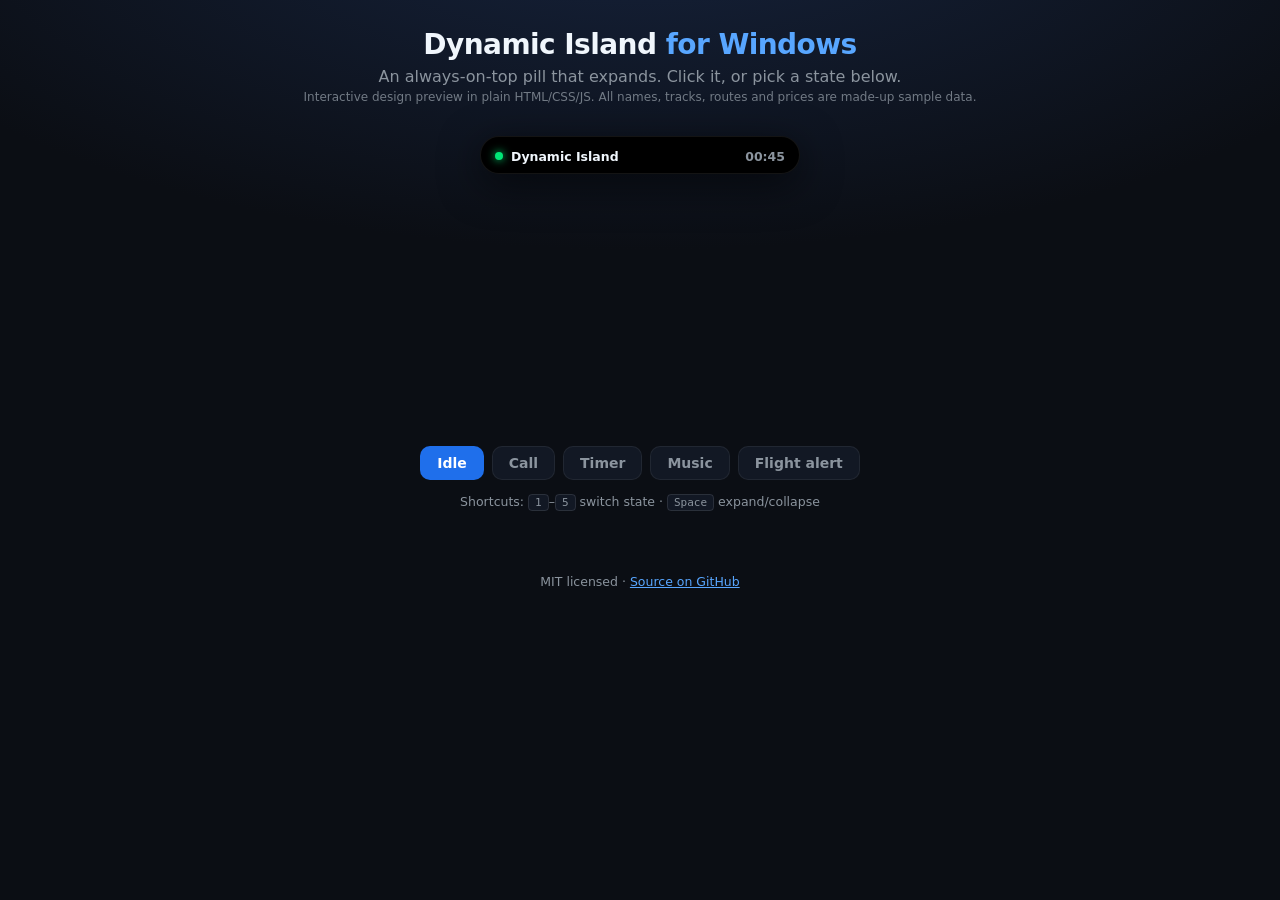
<file: docs/index.html>
<!doctype html>
<html lang="en">
<head>
  <meta charset="utf-8">
  <meta name="viewport" content="width=device-width, initial-scale=1">
  <title>Dynamic Island for Windows – interactive demo</title>
  <meta name="description" content="Click through the states of a floating Dynamic Island pill for the Windows desktop: call, timer, music and a price alert. Interactive design preview.">
  <meta property="og:title" content="Dynamic Island for Windows">
  <meta property="og:description" content="A floating, expandable pill for your Windows desktop. Click through the states.">
  <meta property="og:image" content="assets/social-preview.png">
  <meta name="twitter:card" content="summary_large_image">
  <link rel="stylesheet" href="style.css">
</head>
<body>
  <header class="top">
    <h1>Dynamic Island <span>for Windows</span></h1>
    <p>An always-on-top pill that expands. Click it, or pick a state below.</p>
    <p class="note">Interactive design preview in plain HTML/CSS/JS. All names, tracks, routes and prices are made-up sample data.</p>
  </header>

  <main>
    <div class="stage" id="stage">
      <div class="island" id="island" data-state="idle" aria-live="polite">
        <!-- collapsed row: one variant per state -->
        <div class="row" id="row" role="button" tabindex="0" aria-expanded="false" aria-label="Toggle island">
          <div class="c c-idle">
            <span class="dot"></span><span class="label">Dynamic Island</span><span class="spacer"></span><span class="clock" data-clock></span>
          </div>
          <div class="c c-call">
            <span class="avatar sm">AS</span>
            <span class="two"><b>Alex Sample</b><small data-call-sub>Incoming call</small></span>
            <span class="spacer"></span>
            <button class="round red xs" data-act="call-end" aria-label="Decline"><svg viewBox="0 0 24 24"><path d="M3 15c5-5 13-5 18 0l-2.5 2.5-3-1.5v-2.5a11 11 0 0 0-7 0V16l-3 1.5z"/></svg></button>
            <button class="round green xs" data-act="call-accept" aria-label="Accept" data-call-accept><svg viewBox="0 0 24 24"><path d="M6.6 10.8a15 15 0 0 0 6.6 6.6l2.2-2.2a1 1 0 0 1 1-.25 11 11 0 0 0 3.6.6 1 1 0 0 1 1 1V20a1 1 0 0 1-1 1A17 17 0 0 1 3 4a1 1 0 0 1 1-1h3.5a1 1 0 0 1 1 1c0 1.25.2 2.45.6 3.6a1 1 0 0 1-.25 1z"/></svg></button>
          </div>
          <div class="c c-timer">
            <svg class="mini-ring" viewBox="0 0 24 24"><circle cx="12" cy="12" r="9" class="bg"/><circle cx="12" cy="12" r="9" class="fg" data-mini-ring/></svg>
            <span class="label">Focus <b data-timer-text>25:00</b></span>
          </div>
          <div class="c c-music">
            <span class="eq" data-eq><i></i><i></i><i></i><i></i></span>
            <span class="label" data-music-line>Sample Track — Sample Artist</span>
          </div>
          <div class="c c-flight">
            <svg class="plane" viewBox="0 0 24 24"><path d="M21 16v-2l-8-5V3.5a1.5 1.5 0 0 0-3 0V9l-8 5v2l8-2.5V19l-2 1.5V22l3.5-1 3.5 1v-1.5L13 19v-5.5z"/></svg>
            <span class="label" data-flight-line>AAA → BBB · $189</span>
            <span class="spacer"></span><span class="badge down" data-flight-drop>-21%</span>
          </div>
        </div>

        <!-- expanded panels -->
        <div class="panels">
          <section class="p p-idle">
            <div class="big-time" data-clock-big></div>
            <div class="muted" data-date></div>
            <div class="chips"><span class="chip">Clock</span><span class="chip">Weather</span><span class="chip">Battery</span></div>
          </section>

          <section class="p p-call">
            <div class="avatar lg">AS</div>
            <div class="grow">
              <h2>Alex Sample</h2>
              <div class="muted" data-call-status>Incoming call…</div>
              <div class="wave" data-wave><i></i><i></i><i></i><i></i><i></i><i></i><i></i><i></i><i></i><i></i><i></i><i></i></div>
              <div class="btns">
                <button class="btn" data-act="mute" data-mute>Mute</button>
                <button class="btn red" data-act="call-end">End</button>
                <button class="btn green" data-act="call-accept" data-call-accept2>Accept</button>
              </div>
            </div>
          </section>

          <section class="p p-timer">
            <div class="ring-wrap">
              <svg viewBox="0 0 120 120" class="ring"><circle cx="60" cy="60" r="52" class="bg"/><circle cx="60" cy="60" r="52" class="fg" data-ring/></svg>
              <div class="ring-text"><b data-timer-big>25:00</b><small data-timer-phase>Focus</small></div>
            </div>
            <div class="grow">
              <h2>Pomodoro</h2>
              <div class="muted">25 min focus · 5 min break</div>
              <div class="btns">
                <button class="btn primary" data-act="timer-toggle" data-timer-toggle>Pause</button>
                <button class="btn" data-act="timer-reset">Reset</button>
              </div>
            </div>
          </section>

          <section class="p p-music">
            <div class="art"><svg viewBox="0 0 24 24"><path d="M9 18V6l10-2v12"/><circle cx="7" cy="18" r="2.5"/><circle cx="17" cy="16" r="2.5"/></svg></div>
            <div class="grow">
              <h2 data-track-title>Sample Track</h2>
              <div class="muted" data-track-artist>Sample Artist</div>
              <div class="progress"><div data-progress></div></div>
              <div class="times muted"><span data-pos>0:00</span><span data-dur>3:20</span></div>
              <div class="btns center">
                <button class="btn icon" data-act="prev" aria-label="Previous"><svg viewBox="0 0 24 24"><path d="M6 6h2v12H6zM9.5 12 18 6v12z"/></svg></button>
                <button class="btn icon primary" data-act="play" data-play aria-label="Play or pause"><svg viewBox="0 0 24 24"><path d="M6 5h4v14H6zM14 5h4v14h-4z"/></svg></button>
                <button class="btn icon" data-act="next" aria-label="Next"><svg viewBox="0 0 24 24"><path d="M16 6h2v12h-2zM6 6l8.5 6L6 18z"/></svg></button>
              </div>
            </div>
          </section>

          <section class="p p-flight">
            <div class="grow">
              <div class="tag">Price alert · sample data</div>
              <h2 data-flight-route>AAA → BBB</h2>
              <div class="muted" data-flight-when>12 Mar – 19 Mar · round trip</div>
              <div class="price"><b data-flight-price>$189</b><s data-flight-was>$240</s><span class="badge down" data-flight-drop2>-21%</span></div>
              <svg class="spark" viewBox="0 0 200 40" preserveAspectRatio="none"><polyline data-spark fill="none"/></svg>
              <div class="btns">
                <button class="btn primary" data-act="flight-next">Next alert</button>
                <button class="btn" data-act="flight-dismiss">Dismiss</button>
              </div>
            </div>
          </section>
        </div>
      </div>
    </div>

    <nav class="states" aria-label="Demo states">
      <button data-state="idle" class="active">Idle</button>
      <button data-state="call">Call</button>
      <button data-state="timer">Timer</button>
      <button data-state="music">Music</button>
      <button data-state="flight">Flight alert</button>
    </nav>
    <p class="hint">Shortcuts: <kbd>1</kbd>–<kbd>5</kbd> switch state · <kbd>Space</kbd> expand/collapse</p>
  </main>

  <footer>
    <p>MIT licensed · <a href="https://github.com/RanuK12/dynamic-island-win">Source on GitHub</a></p>
  </footer>
  <script src="app.js"></script>
</body>
</html>
</file>
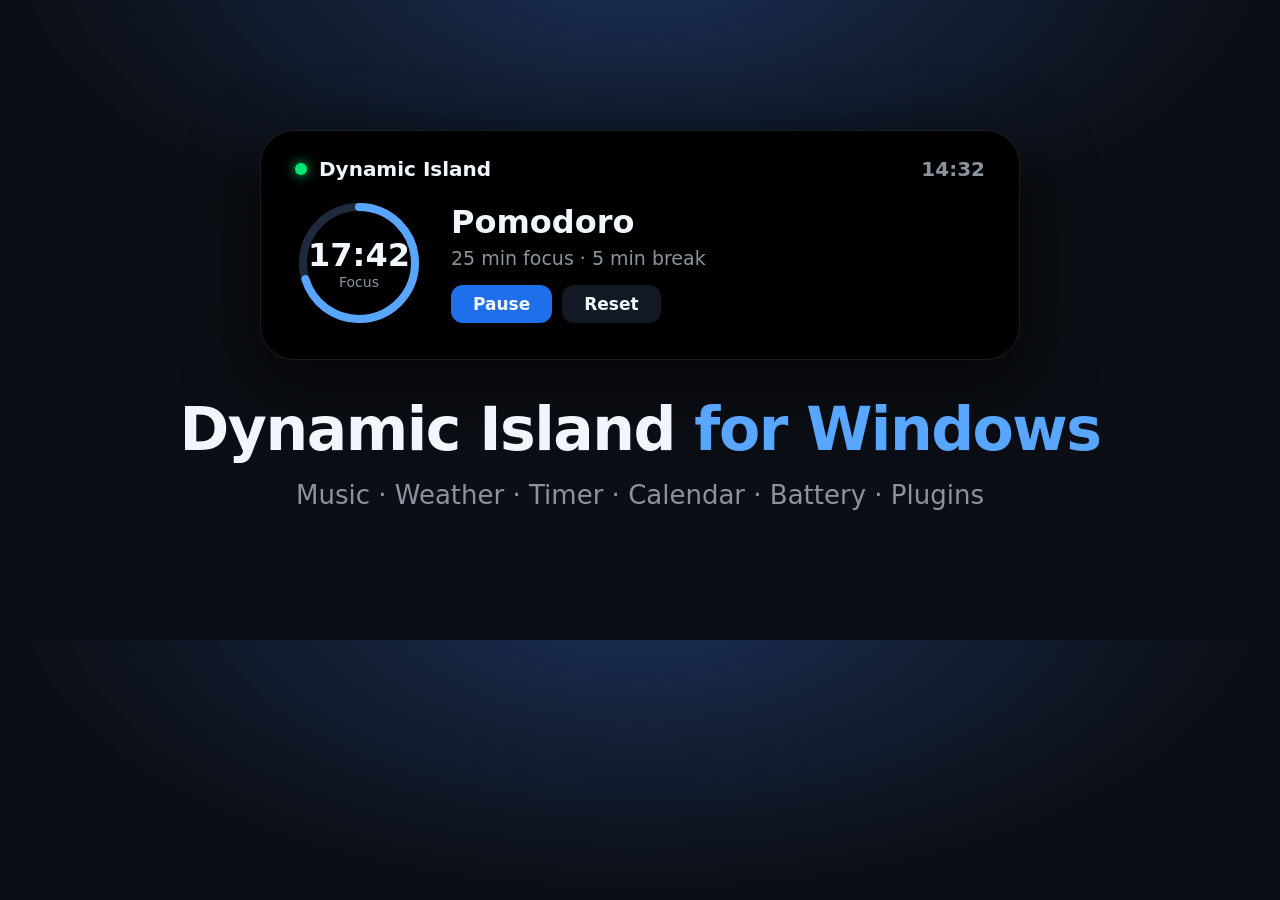
<file: scripts/social_preview.html>
<!doctype html><meta charset="utf-8">
<style>
*{box-sizing:border-box}body{margin:0;width:1280px;height:640px;background:radial-gradient(900px 420px at 50% -40px,#1b2f55 0%,#0b0e14 70%);font-family:"Segoe UI","Selawik","Noto Sans",system-ui,sans-serif;color:#f0f6fc;display:flex;flex-direction:column;align-items:center;justify-content:center;gap:34px;overflow:hidden}
.pill{background:#000;border:1px solid #ffffff1c;box-shadow:0 20px 70px #000a;border-radius:34px;width:760px;height:230px;padding:26px 34px;display:flex;flex-direction:column;gap:14px}
.row{display:flex;align-items:center;gap:12px;font-size:20px;font-weight:600}.dot{width:12px;height:12px;border-radius:50%;background:#00e676;box-shadow:0 0 12px #00e676}.sp{flex:1}.m{color:#8b949e}
.main{display:flex;gap:28px;align-items:center;margin-top:4px}
.ring{width:128px;height:128px;position:relative;flex:none}.ring svg{transform:rotate(-90deg)}.ring circle{fill:none;stroke-width:8}
.ring b{position:absolute;inset:0;display:grid;place-content:center;text-align:center;font-size:32px}.ring small{display:block;color:#8b949e;font-size:14px;font-weight:400}
.t h2{margin:0;font-size:32px}.t p{margin:6px 0 0;color:#8b949e;font-size:19px}
.btn{display:inline-block;margin-top:16px;margin-right:10px;padding:9px 22px;border-radius:12px;background:#121824;font-weight:600;font-size:17px}.btn.p{background:#1f6feb}
h1{margin:0;font-size:60px;letter-spacing:-.025em}h1 span{color:#58a6ff}
.tag{color:#8b949e;font-size:26px;margin-top:-18px}
</style>
<div class="pill">
 <div class="row"><span class="dot"></span>Dynamic Island<span class="sp"></span><span class="m">14:32</span></div>
 <div class="main">
  <div class="ring"><svg viewBox="0 0 128 128" width="128" height="128"><circle cx="64" cy="64" r="56" stroke="#1f2a3d"/><circle cx="64" cy="64" r="56" stroke="#58a6ff" stroke-linecap="round" stroke-dasharray="352" stroke-dashoffset="105"/></svg><b>17:42<small>Focus</small></b></div>
  <div class="t"><h2>Pomodoro</h2><p>25 min focus · 5 min break</p><span class="btn p">Pause</span><span class="btn">Reset</span></div>
 </div>
</div>
<h1>Dynamic Island <span>for Windows</span></h1>
<div class="tag">Music · Weather · Timer · Calendar · Battery · Plugins</div>
</file>
<file: docs/style.css>
:root {
  --bg: #0b0e14; --pill: #000; --card: #0d111a; --border: #1a2332; --tab: #121824; --tab-hover: #1d2638;
  --accent: #1f6feb; --accent-text: #58a6ff; --ok: #00e676; --danger: #ff5c54; --text: #f0f6fc; --muted: #8b949e;
  --font: "Segoe UI Variable Display", "Segoe UI", system-ui, -apple-system, Roboto, sans-serif;
}
* { box-sizing: border-box; }
html, body { margin: 0; background: var(--bg); color: var(--text); font-family: var(--font); }
body { min-height: 100vh; background: radial-gradient(1200px 500px at 50% -100px, #16233d 0%, var(--bg) 70%); }
.top { text-align: center; padding: 28px 16px 0; }
.top h1 { font-size: 28px; margin: 0 0 6px; letter-spacing: -.02em; }
.top h1 span { color: var(--accent-text); }
.top p { margin: 4px 0; color: var(--muted); }
.top .note { font-size: 12px; opacity: .8; }
main { max-width: 760px; margin: 0 auto; padding: 0 16px 40px; }

.stage { height: 330px; display: flex; justify-content: center; align-items: flex-start; padding-top: 28px; position: relative; }
.island {
  background: var(--pill); border: 1px solid #ffffff14; color: var(--text);
  width: var(--cw, 320px); height: 38px; border-radius: 19px; overflow: hidden;
  transition: width .38s cubic-bezier(.2,.9,.25,1), height .38s cubic-bezier(.2,.9,.25,1), border-radius .38s;
  box-shadow: 0 10px 40px #0009;
}
.island[data-state=idle]   { --cw: 320px; --ew: 520px; --eh: 190px; }
.island[data-state=call]   { --cw: 380px; --ew: 520px; --eh: 190px; }
.island[data-state=timer]  { --cw: 300px; --ew: 520px; --eh: 200px; }
.island[data-state=music]  { --cw: 360px; --ew: 520px; --eh: 200px; }
.island[data-state=flight] { --cw: 360px; --ew: 520px; --eh: 268px; }
.island.expanded { width: var(--ew); height: var(--eh); border-radius: 26px; }
.island[data-state=call]:not(.expanded) { height: 46px; }

.row { height: 38px; display: flex; align-items: center; padding: 0 14px; cursor: pointer; user-select: none; }
.island[data-state=call]:not(.expanded) .row { height: 46px; }
.island.expanded .row { height: 38px; }
.c { display: none; align-items: center; gap: 8px; width: 100%; font-size: 12.5px; font-weight: 600; white-space: nowrap; }
.island[data-state=idle] .c-idle, .island[data-state=call] .c-call, .island[data-state=timer] .c-timer,
.island[data-state=music] .c-music, .island[data-state=flight] .c-flight { display: flex; }
.spacer { flex: 1; }
.label { overflow: hidden; text-overflow: ellipsis; }
.clock { color: var(--muted); }
.dot { width: 8px; height: 8px; border-radius: 50%; background: var(--ok); box-shadow: 0 0 8px var(--ok); }
.muted { color: var(--muted); }

.panels { position: relative; padding: 4px 18px 16px; }
.p { display: none; gap: 18px; align-items: center; opacity: 0; transform: translateY(6px); }
.island.expanded .p { opacity: 1; transform: none; transition: opacity .3s .12s, transform .3s .12s; }
.island[data-state=idle] .p-idle, .island[data-state=call] .p-call, .island[data-state=timer] .p-timer,
.island[data-state=music] .p-music, .island[data-state=flight] .p-flight { display: flex; }
.p-idle { flex-direction: column; align-items: flex-start; gap: 4px; padding-top: 6px; }
.grow { flex: 1; min-width: 0; }
h2 { margin: 0 0 2px; font-size: 19px; letter-spacing: -.01em; }
.big-time { font-size: 52px; font-weight: 700; letter-spacing: -.03em; line-height: 1.05; }
.chips { display: flex; gap: 6px; margin-top: 10px; }
.chip { background: var(--tab); border-radius: 8px; padding: 4px 10px; font-size: 12px; color: var(--muted); }

.btns { display: flex; gap: 8px; margin-top: 14px; }
.btns.center { justify-content: flex-start; }
.btn { font: inherit; font-size: 13px; font-weight: 600; color: var(--text); background: var(--tab); border: 1px solid #ffffff12;
  border-radius: 10px; padding: 7px 16px; cursor: pointer; transition: background .15s, transform .1s; }
.btn:hover { background: var(--tab-hover); } .btn:active { transform: scale(.97); }
.btn.primary { background: var(--accent); border-color: transparent; } .btn.primary:hover { background: #3b82f6; }
.btn.red { background: #5a1e1b; color: #ffb4ae; } .btn.red:hover { background: #7a2723; }
.btn.green { background: #14532d; color: #86efac; } .btn.green:hover { background: #166534; }
.btn.icon { width: 40px; padding: 7px 0; display: grid; place-items: center; }
.btn.icon svg { width: 18px; height: 18px; fill: currentColor; }
.btn:focus-visible, .row:focus-visible, .states button:focus-visible { outline: 2px solid var(--accent-text); outline-offset: 2px; }

/* call */
.avatar { display: grid; place-items: center; border-radius: 50%; background: linear-gradient(135deg, #4c6ef5, #9775fa); font-weight: 700; color: #fff; }
.avatar.sm { width: 30px; height: 30px; font-size: 11px; flex: none; }
.avatar.lg { width: 84px; height: 84px; font-size: 28px; flex: none; }
.two { display: flex; flex-direction: column; line-height: 1.15; }
.two small { color: var(--muted); font-weight: 500; font-size: 11px; }
.round { border: 0; border-radius: 50%; display: grid; place-items: center; cursor: pointer; }
.round.xs { width: 30px; height: 30px; } .round svg { width: 16px; height: 16px; fill: #fff; }
.round.red { background: var(--danger); } .round.green { background: #22c55e; }
.island[data-state=call][data-ringing="1"]:not(.expanded) { animation: ring 1.1s ease-in-out infinite; }
@keyframes ring { 50% { box-shadow: 0 0 0 5px #22c55e33, 0 10px 40px #0009; } }
.wave { display: flex; gap: 3px; align-items: center; height: 24px; margin-top: 8px; }
.wave i { width: 3px; height: 4px; background: var(--ok); border-radius: 2px; opacity: .35; }
.island[data-oncall="1"] .wave i { opacity: 1; animation: bar .9s ease-in-out infinite; }
.wave i:nth-child(2n) { animation-delay: .15s !important; } .wave i:nth-child(3n) { animation-delay: .3s !important; }
.wave i:nth-child(5n) { animation-delay: .45s !important; }
@keyframes bar { 50% { height: 22px; } }
.island[data-oncall="1"] [data-call-accept2], .island[data-oncall="1"] [data-call-accept] { display: none; }
.island:not([data-oncall="1"]) [data-mute] { display: none; }

/* timer */
.mini-ring { width: 20px; height: 20px; transform: rotate(-90deg); flex: none; }
.mini-ring circle, .ring circle { fill: none; stroke-width: 3; }
.mini-ring .bg, .ring .bg { stroke: #1f2a3d; } .mini-ring .fg, .ring .fg { stroke: var(--accent-text); stroke-linecap: round; transition: stroke-dashoffset .9s linear; }
.ring { width: 120px; height: 120px; transform: rotate(-90deg); } .ring circle { stroke-width: 6; }
.ring-wrap { position: relative; width: 120px; height: 120px; flex: none; }
.ring-text { position: absolute; inset: 0; display: grid; place-content: center; text-align: center; }
.ring-text b { font-size: 26px; font-variant-numeric: tabular-nums; } .ring-text small { color: var(--muted); }

/* music */
.eq { display: inline-flex; gap: 2px; align-items: flex-end; height: 14px; flex: none; }
.eq i { width: 3px; background: var(--accent-text); border-radius: 1px; height: 4px; }
.island:not([data-paused="1"]) .eq i { animation: eq .8s ease-in-out infinite; }
.eq i:nth-child(2) { animation-delay: .2s !important; } .eq i:nth-child(3) { animation-delay: .4s !important; } .eq i:nth-child(4) { animation-delay: .1s !important; }
@keyframes eq { 50% { height: 14px; } }
.art { width: 96px; height: 96px; border-radius: 16px; background: linear-gradient(135deg, #1f2a3d, #24324d); display: grid; place-items: center; flex: none; }
.art svg { width: 44px; height: 44px; fill: none; stroke: var(--accent-text); stroke-width: 1.6; stroke-linejoin: round; }
.progress { height: 4px; background: #1f2a3d; border-radius: 2px; margin-top: 12px; overflow: hidden; }
.progress div { height: 100%; width: 0; background: var(--accent-text); }
.times { display: flex; justify-content: space-between; font-size: 11px; margin-top: 3px; font-variant-numeric: tabular-nums; }
.p-music .btns { margin-top: 8px; }

/* flight */
.plane { width: 16px; height: 16px; fill: var(--ok); flex: none; }
.badge { font-size: 11px; font-weight: 700; padding: 2px 7px; border-radius: 6px; } .badge.down { background: #052e16; color: #4ade80; }
.tag { font-size: 11px; color: #f0883e; font-weight: 600; text-transform: uppercase; letter-spacing: .06em; margin-bottom: 4px; }
.price { display: flex; align-items: baseline; gap: 10px; margin-top: 8px; }
.price b { font-size: 34px; color: #4ade80; letter-spacing: -.02em; } .price s { color: var(--muted); }
.spark { width: 100%; height: 34px; margin-top: 6px; } .spark polyline { stroke: var(--accent-text); stroke-width: 2; vector-effect: non-scaling-stroke; }
.island[data-state=flight]:not(.expanded) { box-shadow: 0 0 0 1px #00e67655, 0 10px 40px #0009; }

.states { display: flex; gap: 8px; justify-content: center; flex-wrap: wrap; margin-top: 8px; }
.states button { font: inherit; font-size: 14px; font-weight: 600; color: var(--muted); background: var(--tab); border: 1px solid #ffffff10; border-radius: 10px; padding: 8px 16px; cursor: pointer; }
.states button:hover { background: var(--tab-hover); color: var(--text); }
.states button.active { background: var(--accent); color: #fff; border-color: transparent; }
.hint { text-align: center; color: var(--muted); font-size: 12.5px; margin-top: 14px; }
kbd { background: var(--tab); border: 1px solid #ffffff1a; border-radius: 4px; padding: 1px 6px; font-size: 11px; }
footer { text-align: center; color: var(--muted); font-size: 12.5px; padding-bottom: 28px; } footer a { color: var(--accent-text); }

body.capture { background: #0b0e14; }
body.capture header.top, body.capture .states, body.capture .hint, body.capture footer { display: none; }
body.capture .stage { height: 300px; padding-top: 16px; }
body.capture main { padding: 0; }
@media (prefers-reduced-motion: reduce) { * { animation: none !important; transition: none !important; } }
@media (max-width: 560px) { .island.expanded { width: calc(100vw - 24px); } .big-time { font-size: 40px; } .ring, .ring-wrap { width: 96px; height: 96px; } .stage { height: 360px; } }
</file>
